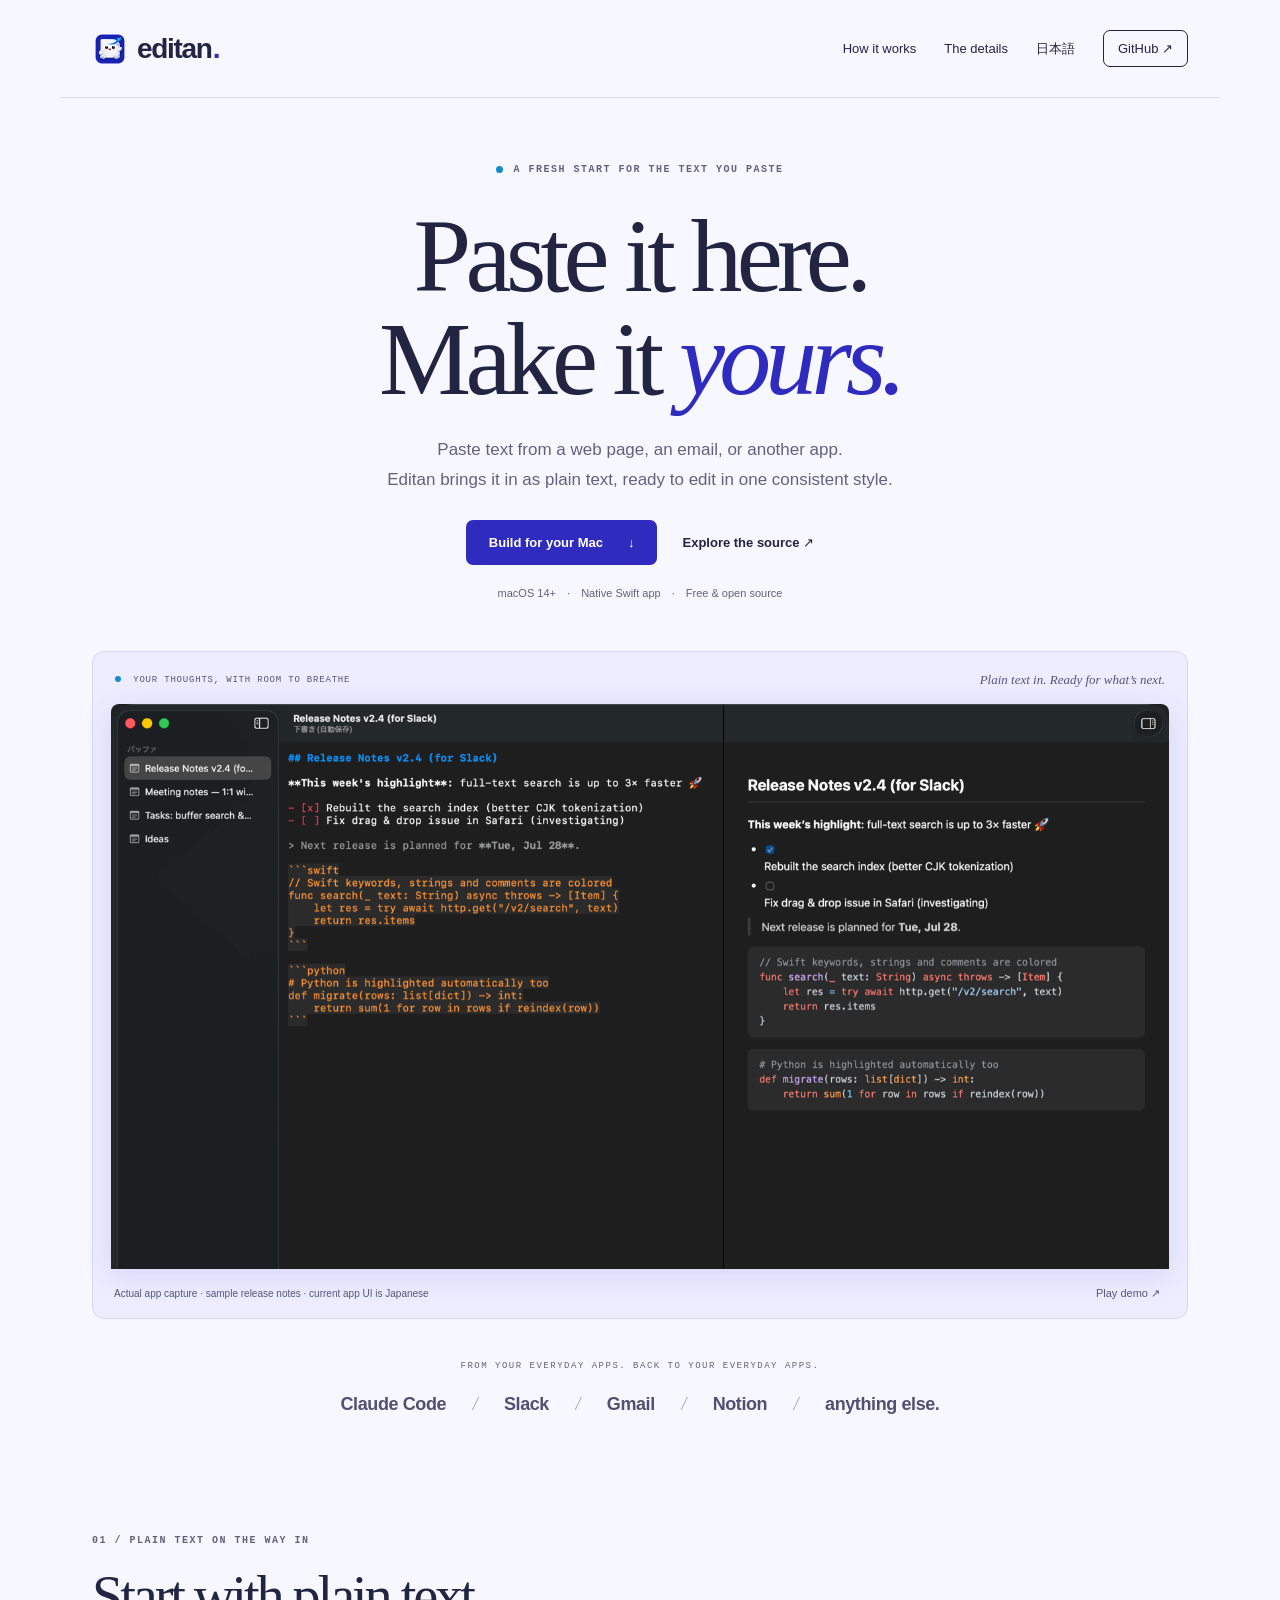
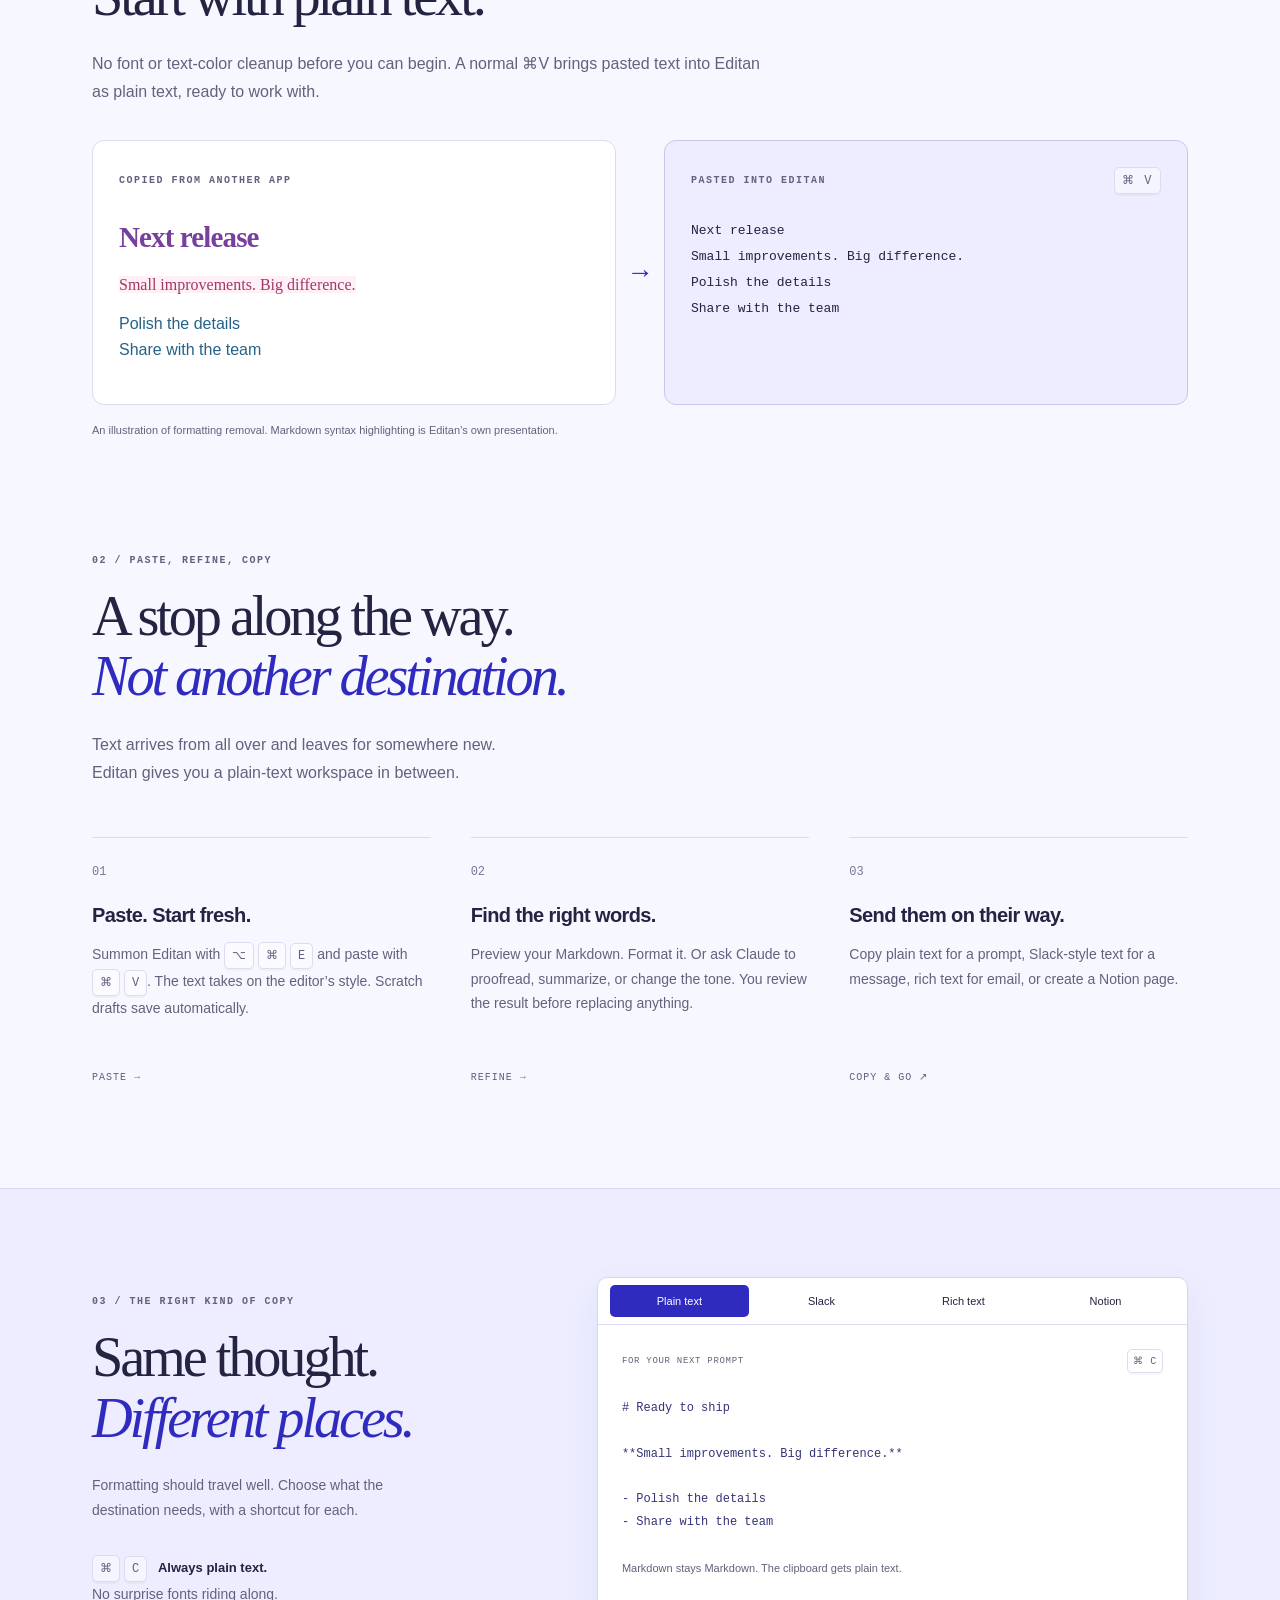
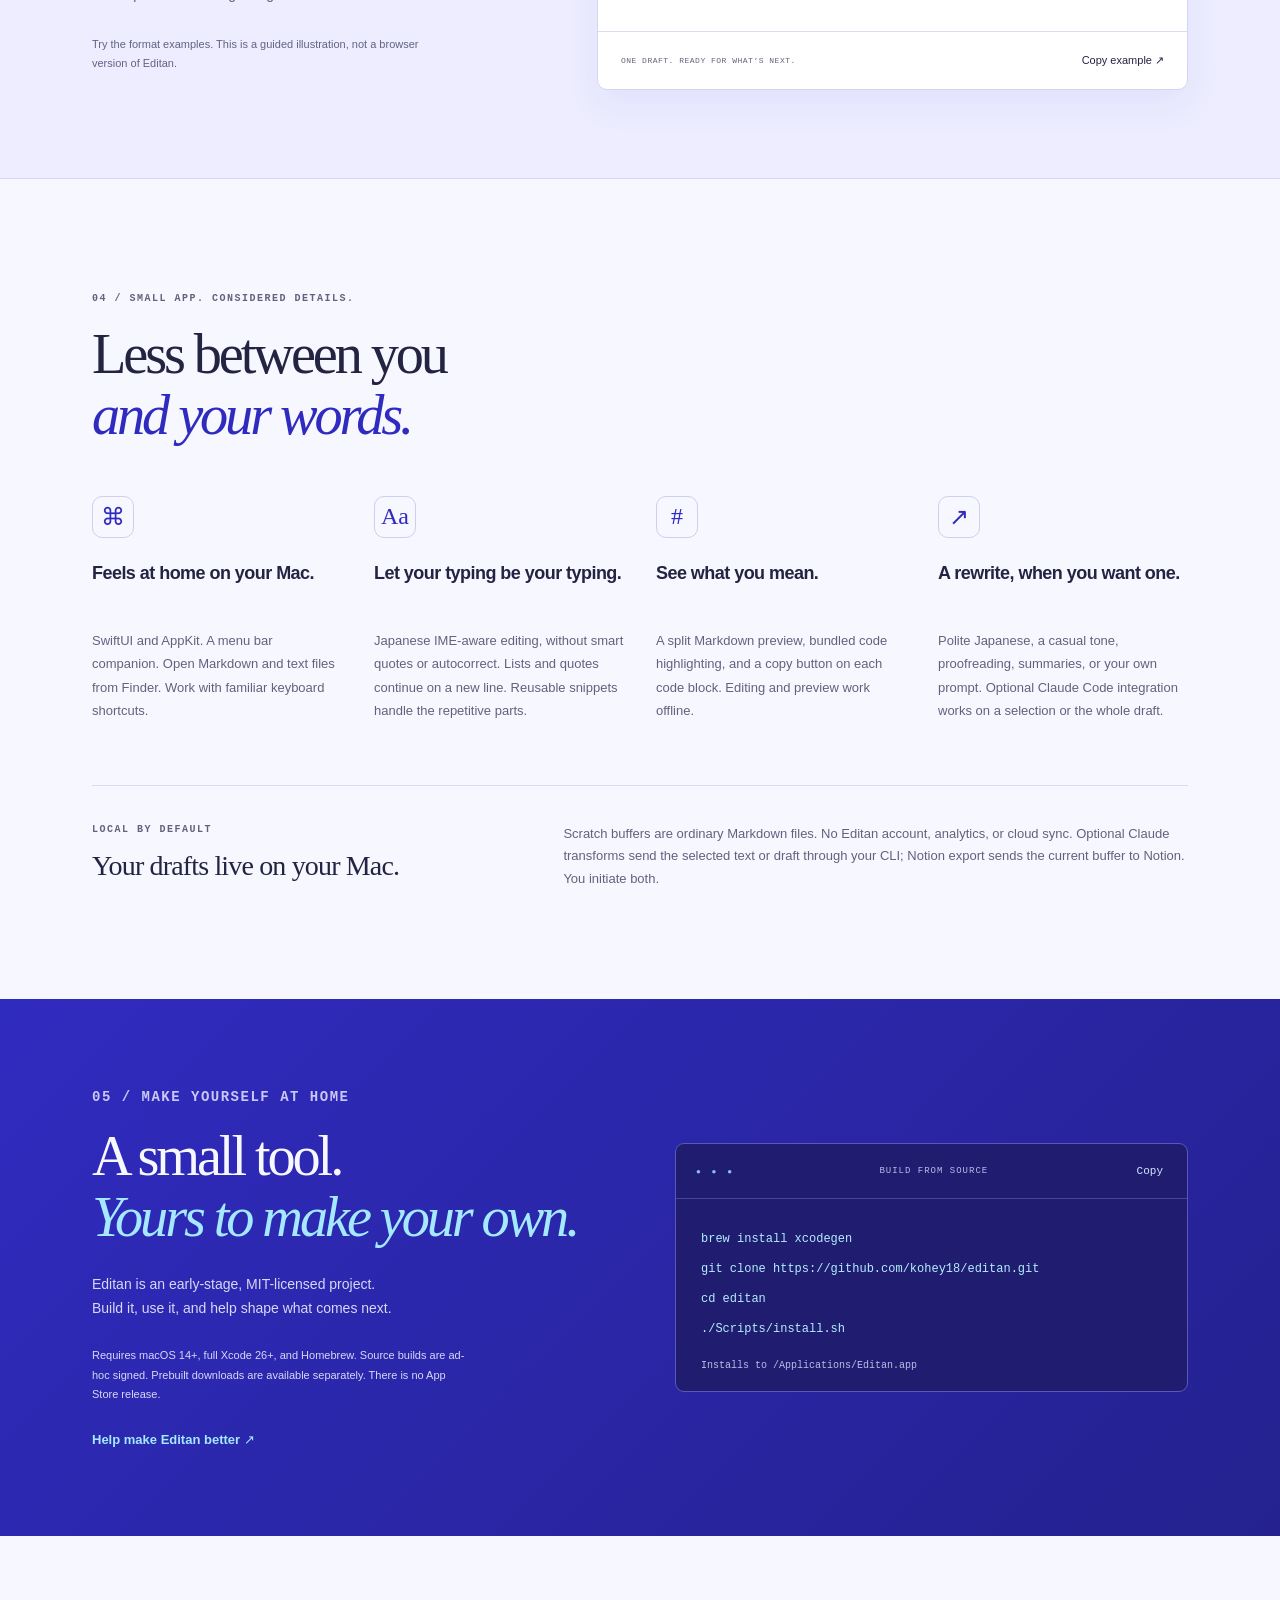
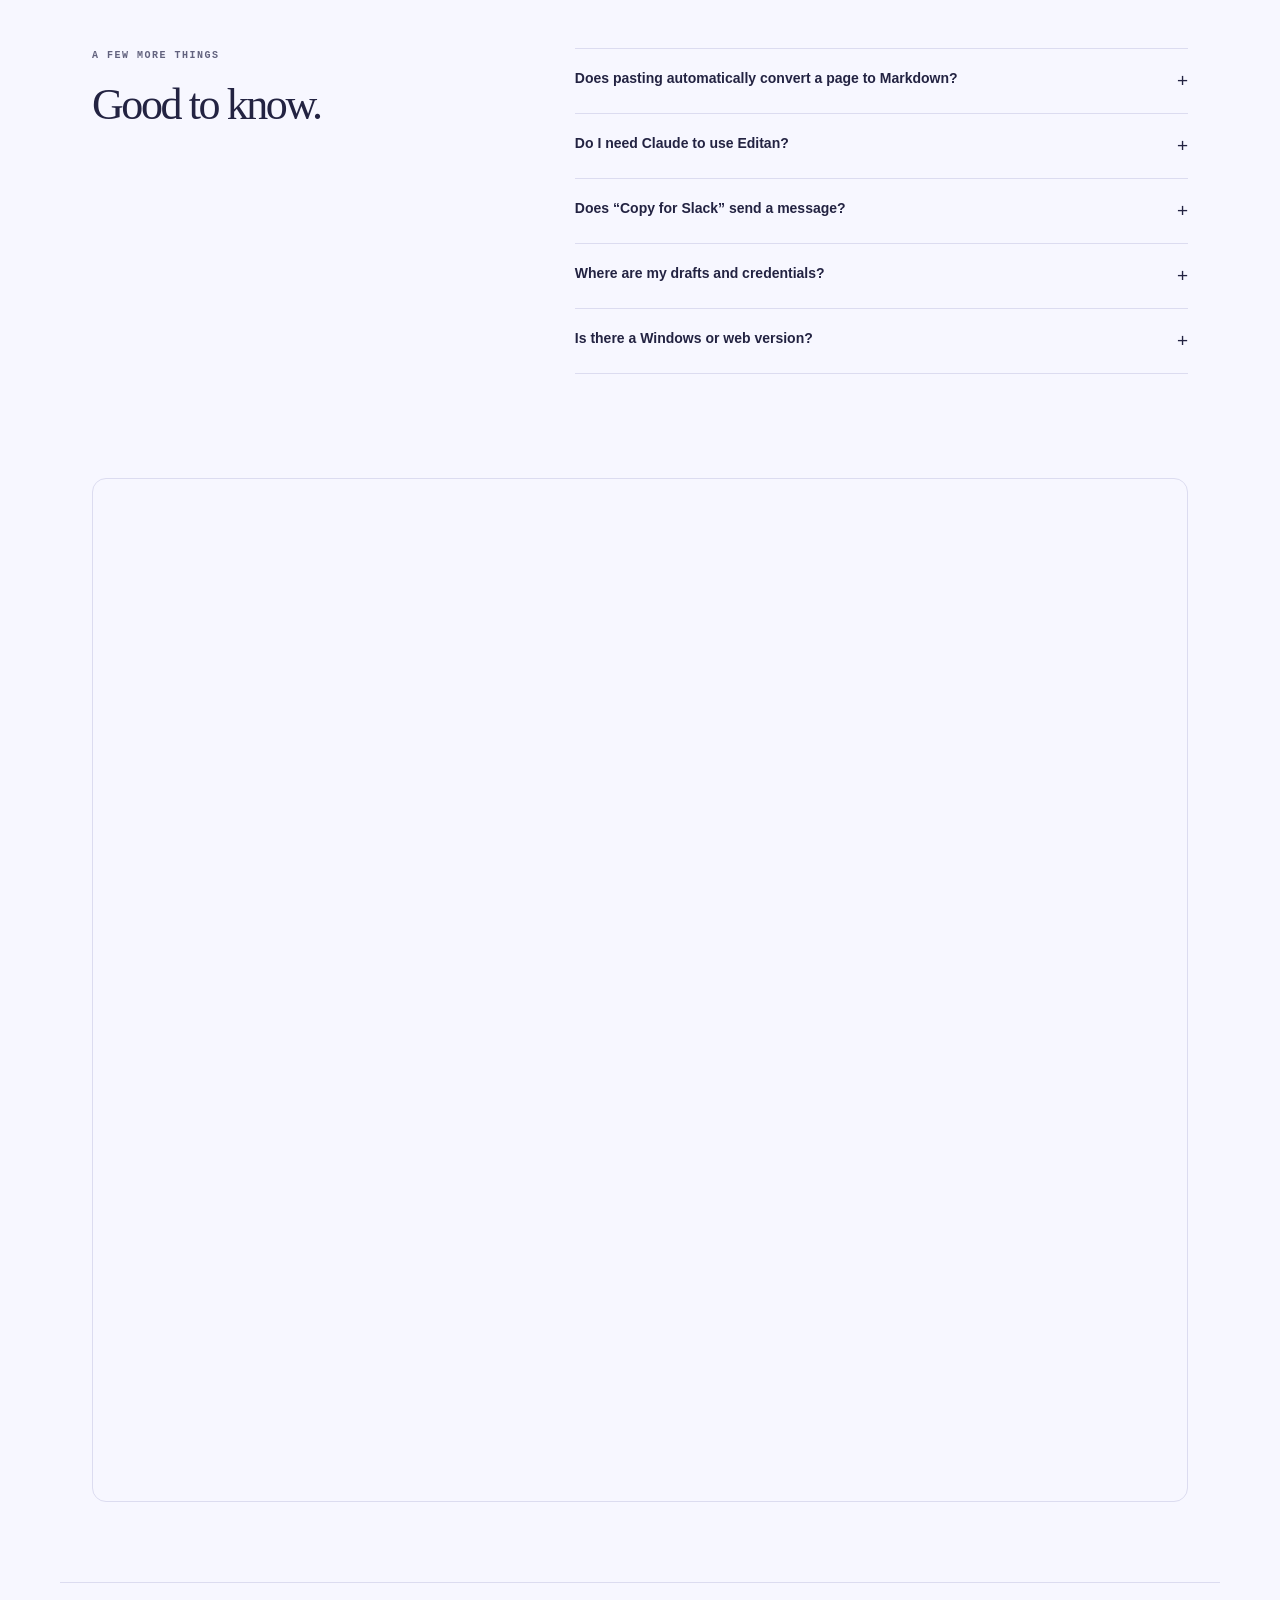
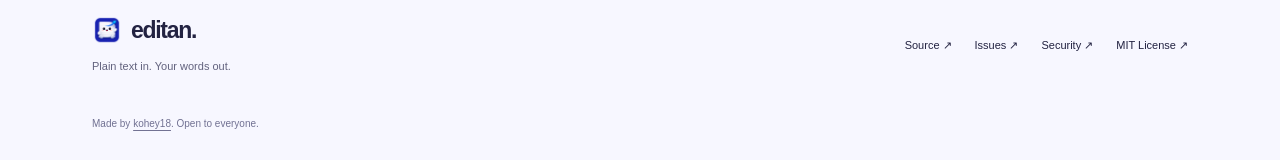
<file: docs/index.html>
<!doctype html>
<html lang="en">
<head>
  <meta charset="utf-8">
  <meta name="viewport" content="width=device-width, initial-scale=1">
  <meta name="theme-color" content="#f7f7ff">
  <meta name="description" content="Paste text from other apps into a clean, plain-text editor on your Mac. Refine it, preview Markdown, then copy in the format your next destination needs.">
  <meta http-equiv="Content-Security-Policy" content="default-src 'self'; script-src 'self'; style-src 'self'; img-src 'self'; connect-src 'none'; object-src 'none'; base-uri 'none'; form-action 'none'">
  <meta name="referrer" content="no-referrer">
  <title>Editan — Paste it here. Make it yours.</title>
  <link rel="canonical" href="https://kohey18.github.io/editan/">
  <link rel="alternate" hreflang="en" href="https://kohey18.github.io/editan/">
  <link rel="alternate" hreflang="ja" href="https://kohey18.github.io/editan/ja/">
  <link rel="alternate" hreflang="x-default" href="https://kohey18.github.io/editan/">
  <meta property="og:type" content="website">
  <meta property="og:title" content="Editan — Paste it here. Make it yours.">
  <meta property="og:description" content="Paste as plain text. Make the words your own. Copy in the format you need. A native, open-source macOS editor.">
  <meta property="og:url" content="https://kohey18.github.io/editan/">
  <meta property="og:image" content="https://kohey18.github.io/editan/assets/social.png">
  <meta property="og:image:width" content="1536">
  <meta property="og:image:height" content="1024">
  <meta property="og:image:alt" content="Editan — Paste it here. Make it yours. A paper sheet turns into a cyan paper arrow.">
  <meta name="twitter:card" content="summary_large_image">
  <meta name="twitter:image" content="https://kohey18.github.io/editan/assets/social.png">
  <link rel="icon" type="image/png" href="icon.png">
  <link rel="stylesheet" href="assets/site.css">
  <script src="assets/site.js" defer></script>
</head>
<body>
<a class="skip" href="#main">Skip to content</a>
<header class="site-header wrap">
  <a class="wordmark" href="./" aria-label="Editan home"><img src="icon.png" width="36" height="36" alt="">editan<span class="wordmark-dot">.</span></a>
  <nav aria-label="Main navigation">
    <a href="#workflow">How it works</a><a href="#details">The details</a>
    <a class="language" href="ja/" lang="ja" hreflang="ja">日本語</a>
    <a class="nav-github" href="https://github.com/kohey18/editan">GitHub <span aria-hidden="true">↗</span></a>
  </nav>
</header>
<main id="main">
  <section class="hero wrap" aria-labelledby="hero-title">
    <div class="eyebrow"><span class="status-dot" aria-hidden="true"></span> A FRESH START FOR THE TEXT YOU PASTE</div>
    <h1 id="hero-title">Paste it here.<br>Make it <em>yours.</em></h1>
    <p class="hero-copy">Paste text from a web page, an email, or another app.<br>Editan brings it in as plain text, ready to edit in one consistent style.</p>
    <div class="hero-actions"><a class="button primary" href="#install">Build for your Mac <span aria-hidden="true">↓</span></a><a class="text-link" href="https://github.com/kohey18/editan">Explore the source <span aria-hidden="true">↗</span></a></div>
    <p class="hero-meta">macOS 14+ <span>·</span> Native Swift app <span>·</span> Free &amp; open source</p>
    <figure class="product-shot">
      <div class="shot-label"><span><span class="small-dot" aria-hidden="true"></span> YOUR THOUGHTS, WITH ROOM TO BREATHE</span><span>Plain text in. Ready for what’s next.</span></div>
      <div class="screenshot-crop"><img id="editor-image" src="assets/editor.png" width="1600" height="1255" fetchpriority="high" alt="Editan on macOS: scratch buffers on the left, Markdown in the middle, and a live preview with highlighted code on the right."></div>
      <figcaption><span>Actual app capture · sample release notes · current app UI is Japanese</span><button class="replay" type="button" data-demo="demo.gif" data-still="assets/editor.png" aria-pressed="false" hidden>Play demo <span aria-hidden="true">↗</span></button></figcaption>
    </figure>
    <div class="destinations"><span>FROM YOUR EVERYDAY APPS. BACK TO YOUR EVERYDAY APPS.</span><p>Claude Code <i>/</i> Slack <i>/</i> Gmail <i>/</i> Notion <i>/</i> anything else.</p></div>
  </section>

  <section class="paste-section section wrap" aria-labelledby="paste-title">
    <div class="section-heading"><p class="eyebrow">01 / PLAIN TEXT ON THE WAY IN</p><h2 id="paste-title">Start with plain text.</h2><p>No font or text-color cleanup before you can begin. A normal ⌘V brings pasted text into Editan as plain text, ready to work with.</p></div>
    <div class="paste-comparison">
      <div class="paste-example"><p class="eyebrow">COPIED FROM ANOTHER APP</p><div class="source-example"><h3>Next release</h3><p>Small improvements. Big difference.</p><p>Polish the details<br>Share with the team</p></div></div>
      <span class="paste-arrow" aria-hidden="true">→</span>
      <div class="paste-example clean"><p class="eyebrow">PASTED INTO EDITAN <kbd>⌘ V</kbd></p><pre>Next release
Small improvements. Big difference.
Polish the details
Share with the team</pre></div>
    </div>
    <p class="paste-caption">An illustration of formatting removal. Markdown syntax highlighting is Editan’s own presentation.</p>
  </section>

  <section class="workflow section wrap" id="workflow" aria-labelledby="workflow-title">
    <div class="section-heading"><p class="eyebrow">02 / PASTE, REFINE, COPY</p><h2 id="workflow-title">A stop along the way.<br><em>Not another destination.</em></h2><p>Text arrives from all over and leaves for somewhere new.<br>Editan gives you a plain-text workspace in between.</p></div>
    <div class="steps">
      <article><span class="step-number">01</span><h3>Paste. Start fresh.</h3><p>Summon Editan with <kbd>⌥</kbd> <kbd>⌘</kbd> <kbd>E</kbd> and paste with <kbd>⌘</kbd> <kbd>V</kbd>. The text takes on the editor’s style. Scratch drafts save automatically.</p><span class="step-note">PASTE →</span></article>
      <article><span class="step-number">02</span><h3>Find the right words.</h3><p>Preview your Markdown. Format it. Or ask Claude to proofread, summarize, or change the tone. You review the result before replacing anything.</p><span class="step-note">REFINE →</span></article>
      <article><span class="step-number">03</span><h3>Send them on their way.</h3><p>Copy plain text for a prompt, Slack-style text for a message, rich text for email, or create a Notion page.</p><span class="step-note">COPY &amp; GO ↗</span></article>
    </div>
  </section>

  <section class="copy-section" aria-labelledby="copy-title">
    <div class="wrap copy-layout">
      <div><p class="eyebrow">03 / THE RIGHT KIND OF COPY</p><h2 id="copy-title">Same thought.<br><em>Different places.</em></h2><p>Formatting should travel well. Choose what the destination needs, with a shortcut for each.</p><p class="plain-promise"><kbd>⌘</kbd> <kbd>C</kbd> <strong>Always plain text.</strong><br>No surprise fonts riding along.</p><p class="example-note">Try the format examples. This is a guided illustration, not a browser version of Editan.</p></div>
      <div class="format-demo">
        <div class="format-tabs" role="tablist" aria-label="Copy format examples">
          <button type="button" role="tab" id="tab-plain" aria-controls="format-panel" aria-selected="true" tabindex="0" data-format="plain">Plain text</button>
          <button type="button" role="tab" id="tab-slack" aria-controls="format-panel" aria-selected="false" tabindex="-1" data-format="slack">Slack</button>
          <button type="button" role="tab" id="tab-rich" aria-controls="format-panel" aria-selected="false" tabindex="-1" data-format="rich">Rich text</button>
          <button type="button" role="tab" id="tab-notion" aria-controls="format-panel" aria-selected="false" tabindex="-1" data-format="notion">Notion</button>
        </div>
        <div id="format-panel" class="format-panel" role="tabpanel" aria-labelledby="tab-plain" tabindex="0">
          <div class="demo-context"><span id="format-destination">FOR YOUR NEXT PROMPT</span><kbd id="format-shortcut">⌘ C</kbd></div>
          <pre id="format-plain"># Ready to ship

**Small improvements. Big difference.**

- Polish the details
- Share with the team</pre>
          <div id="format-rich" class="rich-example" hidden><h3>Ready to ship</h3><p><strong>Small improvements. Big difference.</strong></p><ul><li>Polish the details</li><li>Share with the team</li></ul></div>
          <p id="format-note" class="format-note">Markdown stays Markdown. The clipboard gets plain text.</p>
        </div>
        <div class="demo-footer"><span>ONE DRAFT. READY FOR WHAT’S NEXT.</span><button id="copy-example" type="button" hidden>Copy example ↗</button><span id="copy-status" role="status" aria-live="polite"></span></div>
      </div>
    </div>
  </section>

  <section class="section wrap details-section" id="details" aria-labelledby="details-title">
    <div class="section-heading"><p class="eyebrow">04 / SMALL APP. CONSIDERED DETAILS.</p><h2 id="details-title">Less between you<br><em>and your words.</em></h2></div>
    <div class="detail-grid">
      <article><div class="feature-symbol" aria-hidden="true">⌘</div><h3>Feels at home on your Mac.</h3><p>SwiftUI and AppKit. A menu bar companion. Open Markdown and text files from Finder. Work with familiar keyboard shortcuts.</p></article>
      <article><div class="feature-symbol" aria-hidden="true">Aa</div><h3>Let your typing be your typing.</h3><p>Japanese IME-aware editing, without smart quotes or autocorrect. Lists and quotes continue on a new line. Reusable snippets handle the repetitive parts.</p></article>
      <article><div class="feature-symbol" aria-hidden="true">#</div><h3>See what you mean.</h3><p>A split Markdown preview, bundled code highlighting, and a copy button on each code block. Editing and preview work offline.</p></article>
      <article><div class="feature-symbol" aria-hidden="true">↗</div><h3>A rewrite, when you want one.</h3><p>Polite Japanese, a casual tone, proofreading, summaries, or your own prompt. Optional Claude Code integration works on a selection or the whole draft.</p></article>
    </div>
    <aside class="local-note"><div><span class="eyebrow">LOCAL BY DEFAULT</span><h3>Your drafts live on your Mac.</h3></div><p>Scratch buffers are ordinary Markdown files. No Editan account, analytics, or cloud sync. Optional Claude transforms send the selected text or draft through your CLI; Notion export sends the current buffer to Notion. You initiate both.</p></aside>
  </section>

  <section class="install-section" id="install" aria-labelledby="install-title">
    <div class="wrap install-layout">
      <div><p class="eyebrow">05 / MAKE YOURSELF AT HOME</p><h2 id="install-title">A small tool.<br><em>Yours to make your own.</em></h2><p>Editan is an early-stage, MIT-licensed project.<br>Build it, use it, and help shape what comes next.</p><p class="install-note">Requires macOS 14+, full Xcode 26+, and Homebrew. Source builds are ad-hoc signed. <a href="https://github.com/kohey18/editan-releases/releases">Prebuilt downloads</a> are available separately. There is no App Store release.</p><a class="text-link" href="https://github.com/kohey18/editan/blob/main/CONTRIBUTING.md">Help make Editan better ↗</a></div>
      <div class="terminal"><div class="terminal-bar"><span aria-hidden="true">● ● ●</span><span>BUILD FROM SOURCE</span><button id="copy-install" type="button" hidden>Copy</button></div><pre><code id="install-command">brew install xcodegen
git clone https://github.com/kohey18/editan.git
cd editan
./Scripts/install.sh</code></pre><p>Installs to /Applications/Editan.app</p><span id="install-status" role="status" aria-live="polite"></span></div>
    </div>
  </section>

  <section class="section wrap faq-section" aria-labelledby="faq-title">
    <div><p class="eyebrow">A FEW MORE THINGS</p><h2 id="faq-title">Good to know.</h2></div>
    <div class="faq-list">
      <details><summary>Does pasting automatically convert a page to Markdown?</summary><p>Pasting imports the text supplied by the source clipboard as plain text. It does not convert a web page’s visual formatting or layout into Markdown syntax. Existing Markdown characters remain editable as text.</p></details>
      <details><summary>Do I need Claude to use Editan?</summary><p>No. Drafting, Markdown preview, formatting, snippets, and clipboard features work without Claude. Only AI transforms require a recent Claude Code CLI with working authentication. Usage limits and billing follow your CLI configuration.</p></details>
      <details><summary>Does “Copy for Slack” send a message?</summary><p>No. It puts Slack-style text on your clipboard for you to paste. Rich-text copy works the same way. Notion export is different: it creates a page using the integration and parent page you configure in Settings.</p></details>
      <details><summary>Where are my drafts and credentials?</summary><p>Scratch drafts are plain Markdown under ~/Library/Application Support/Editan/Buffers/. They are not encrypted by Editan. Notion tokens use macOS Keychain. When a legacy token is migrated successfully, its old preference is removed.</p></details>
      <details><summary>Is there a Windows or web version?</summary><p>Not currently. Editan is a native macOS app, and its interface currently uses Japanese labels. This website is available in English and Japanese.</p></details>
    </div>
  </section>
  <figure class="brand-art wrap"><img src="assets/social.png" width="1536" height="1024" loading="lazy" decoding="async" alt="Editan — Paste it here. Make it yours. A paper sheet turns into a cyan paper arrow."></figure>
</main>
<footer class="wrap site-footer"><div><a class="wordmark" href="./"><img src="icon.png" width="30" height="30" alt="">editan.</a><p>Plain text in. Your words out.</p></div><div class="footer-links"><a href="https://github.com/kohey18/editan">Source ↗</a><a href="https://github.com/kohey18/editan/issues">Issues ↗</a><a href="https://github.com/kohey18/editan/blob/main/SECURITY.md">Security ↗</a><a href="https://github.com/kohey18/editan/blob/main/LICENSE">MIT License ↗</a></div><p class="footer-credit">Made by <a href="https://github.com/kohey18">kohey18</a>. Open to everyone.</p></footer>
</body>
</html>
</file>
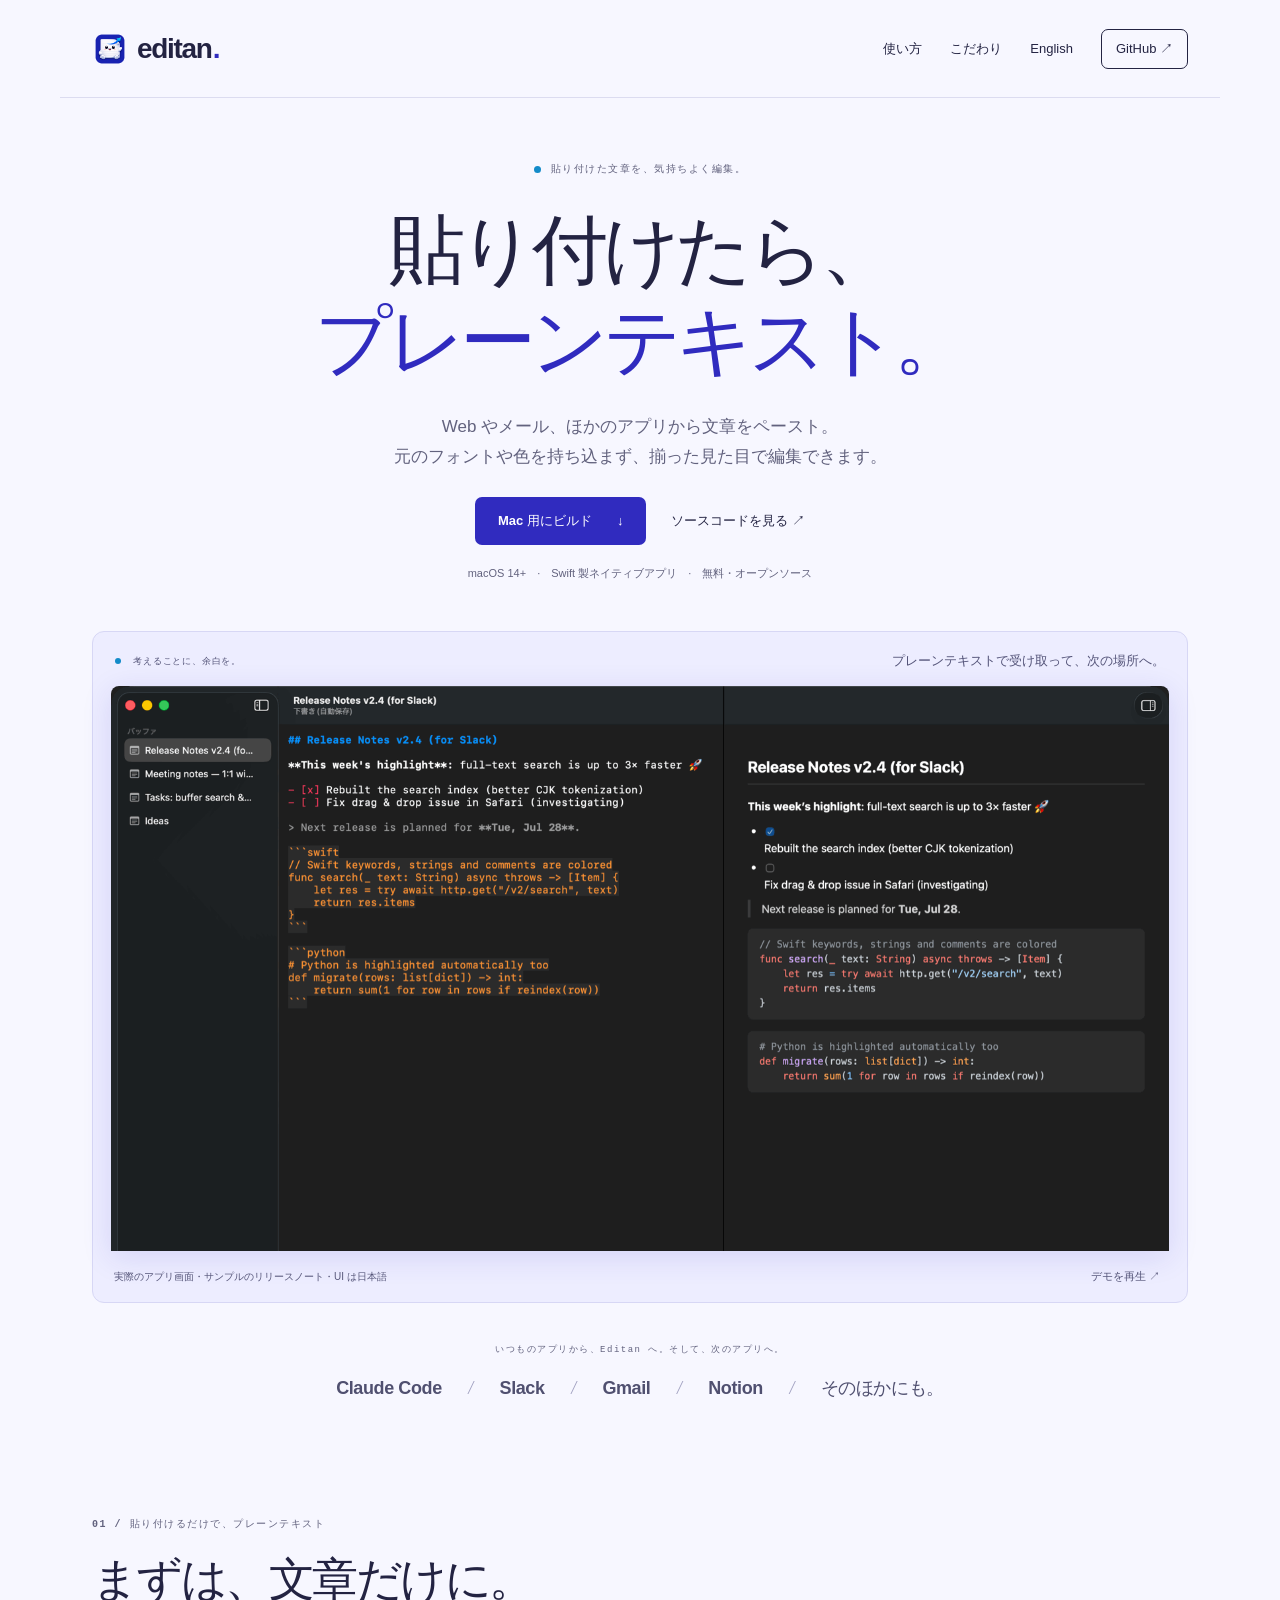
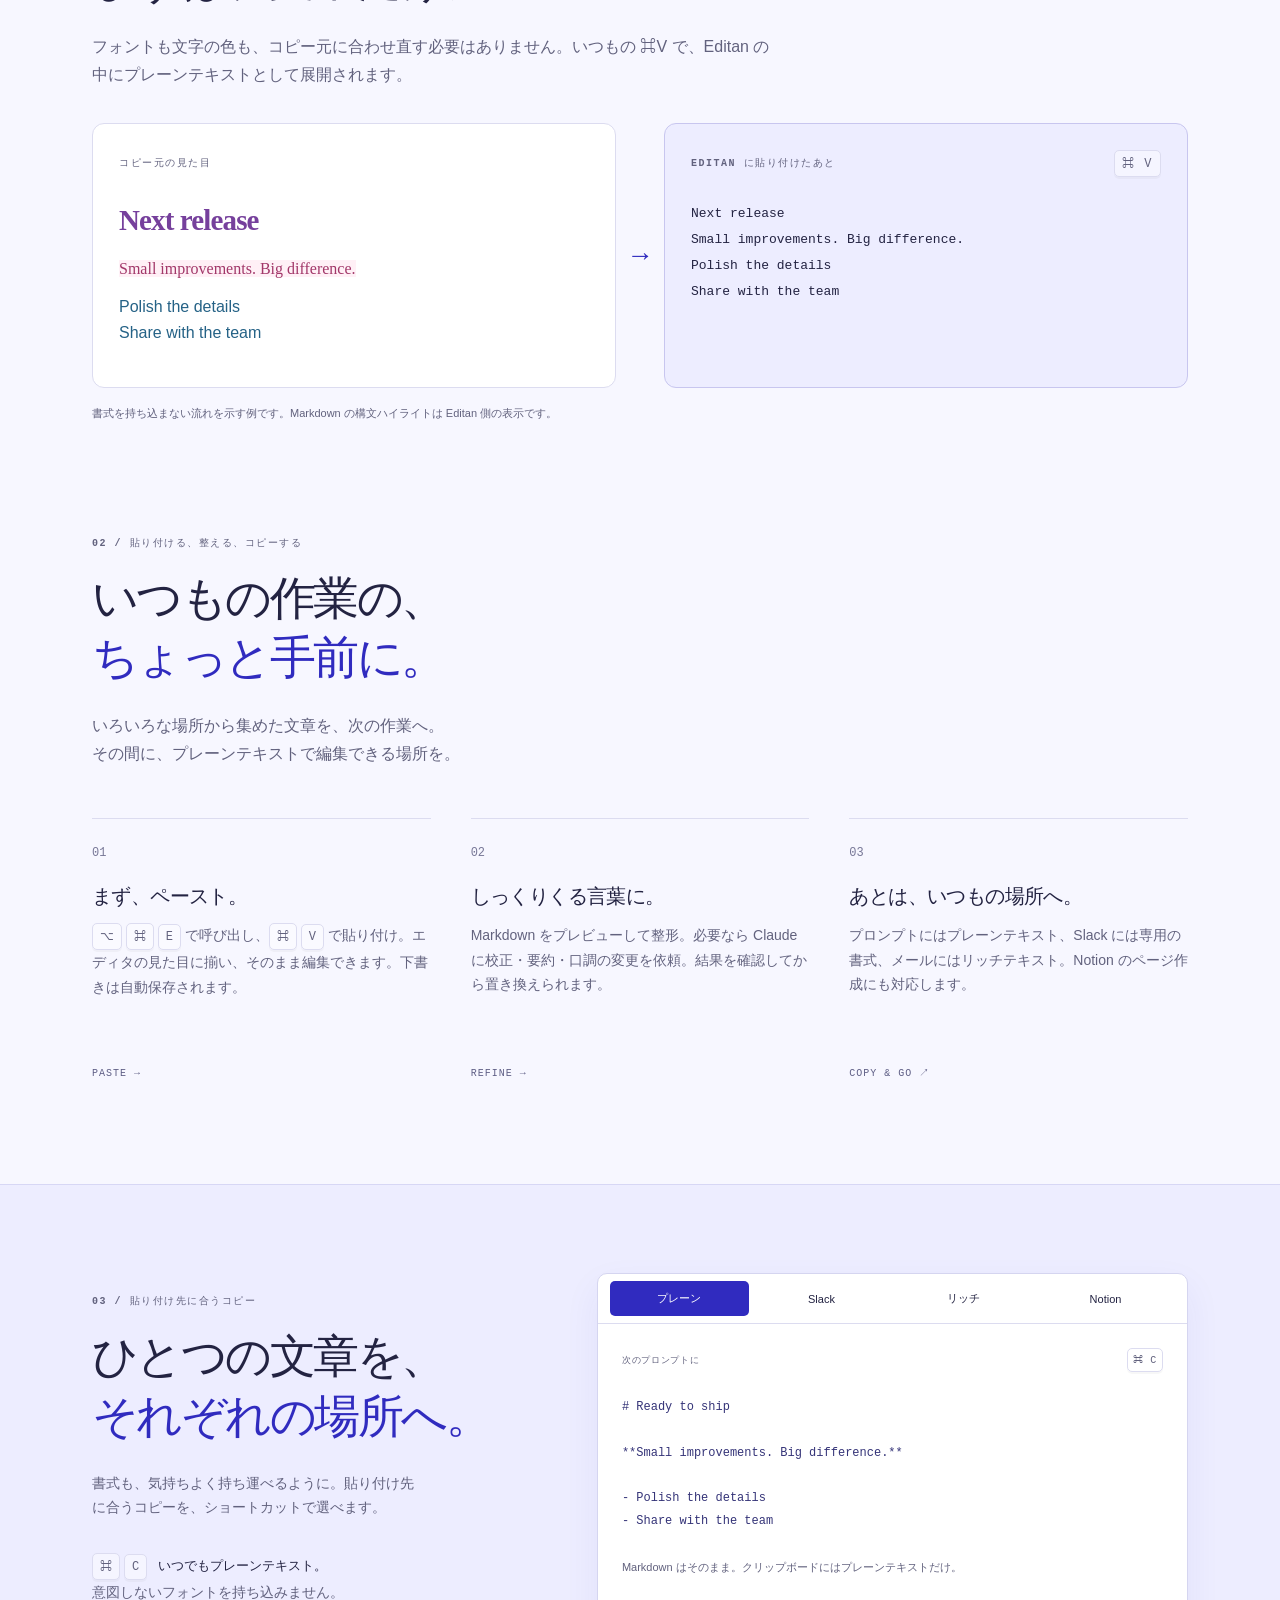
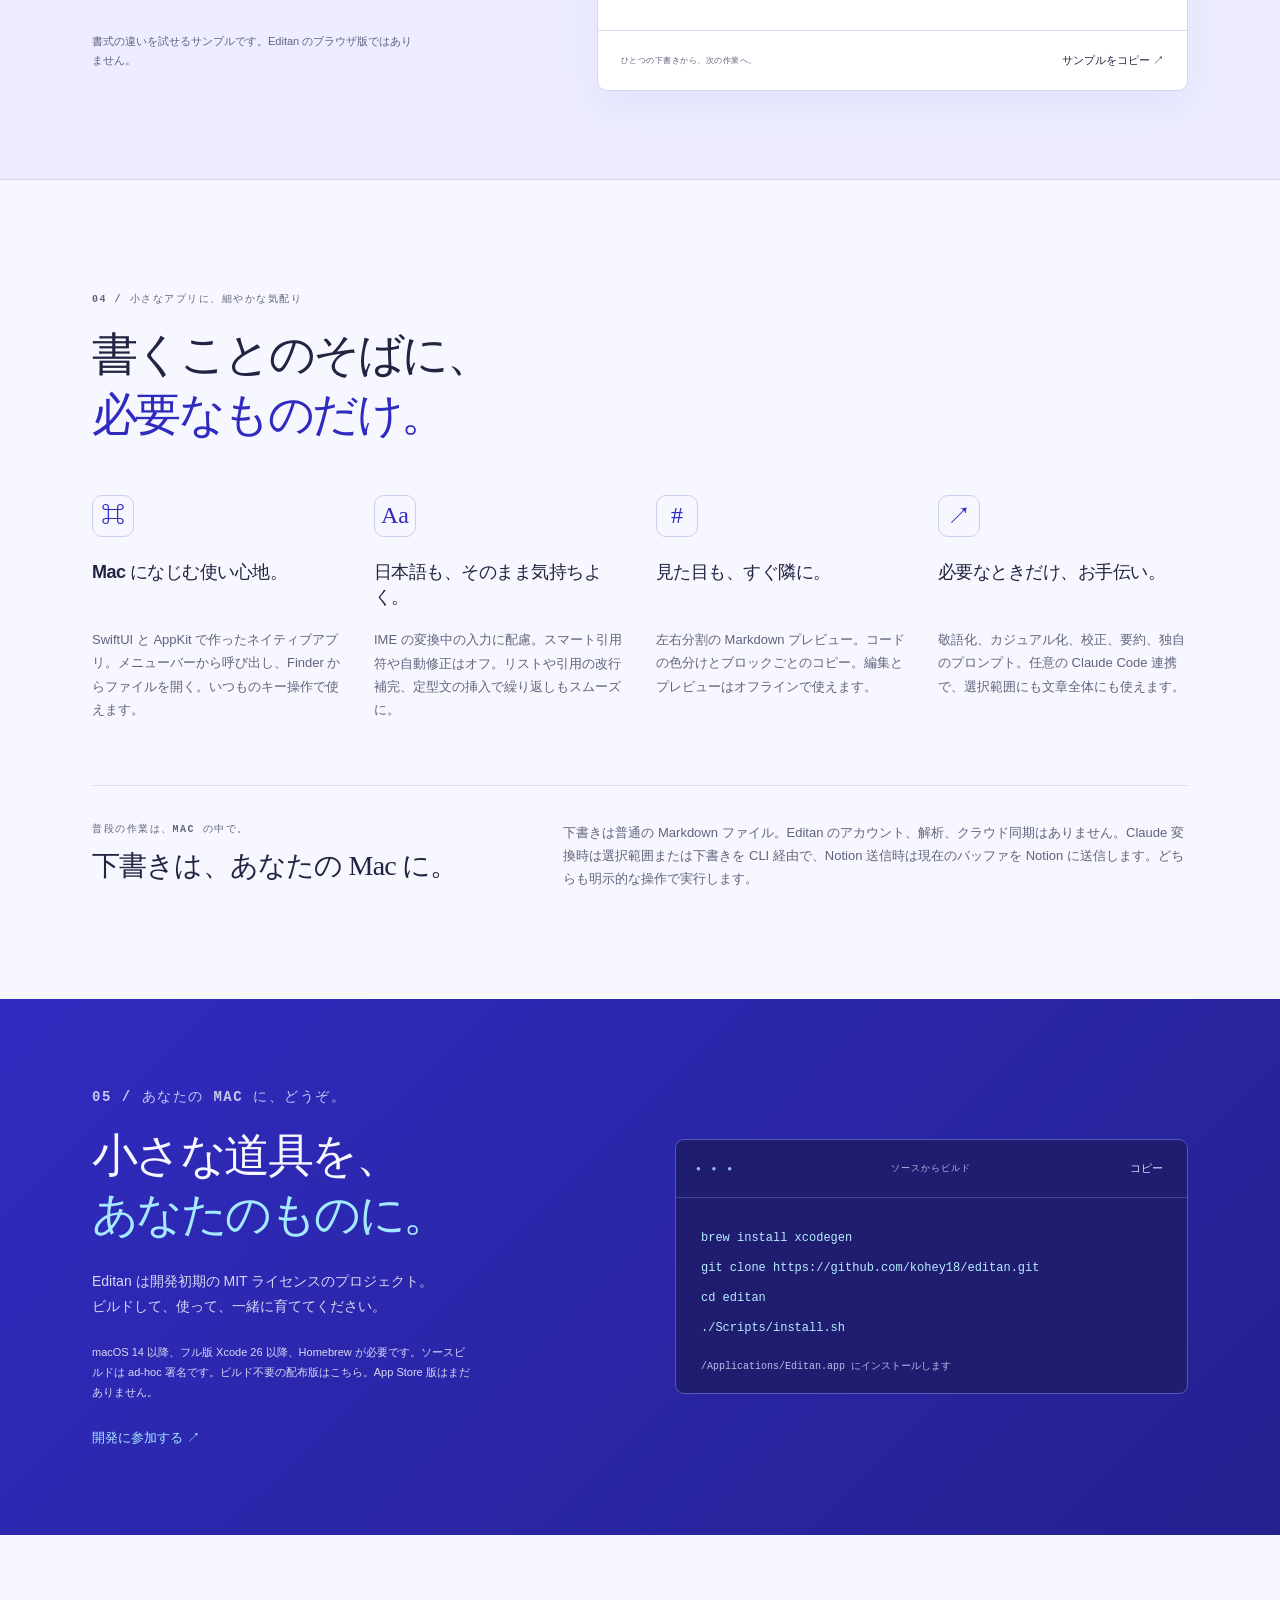
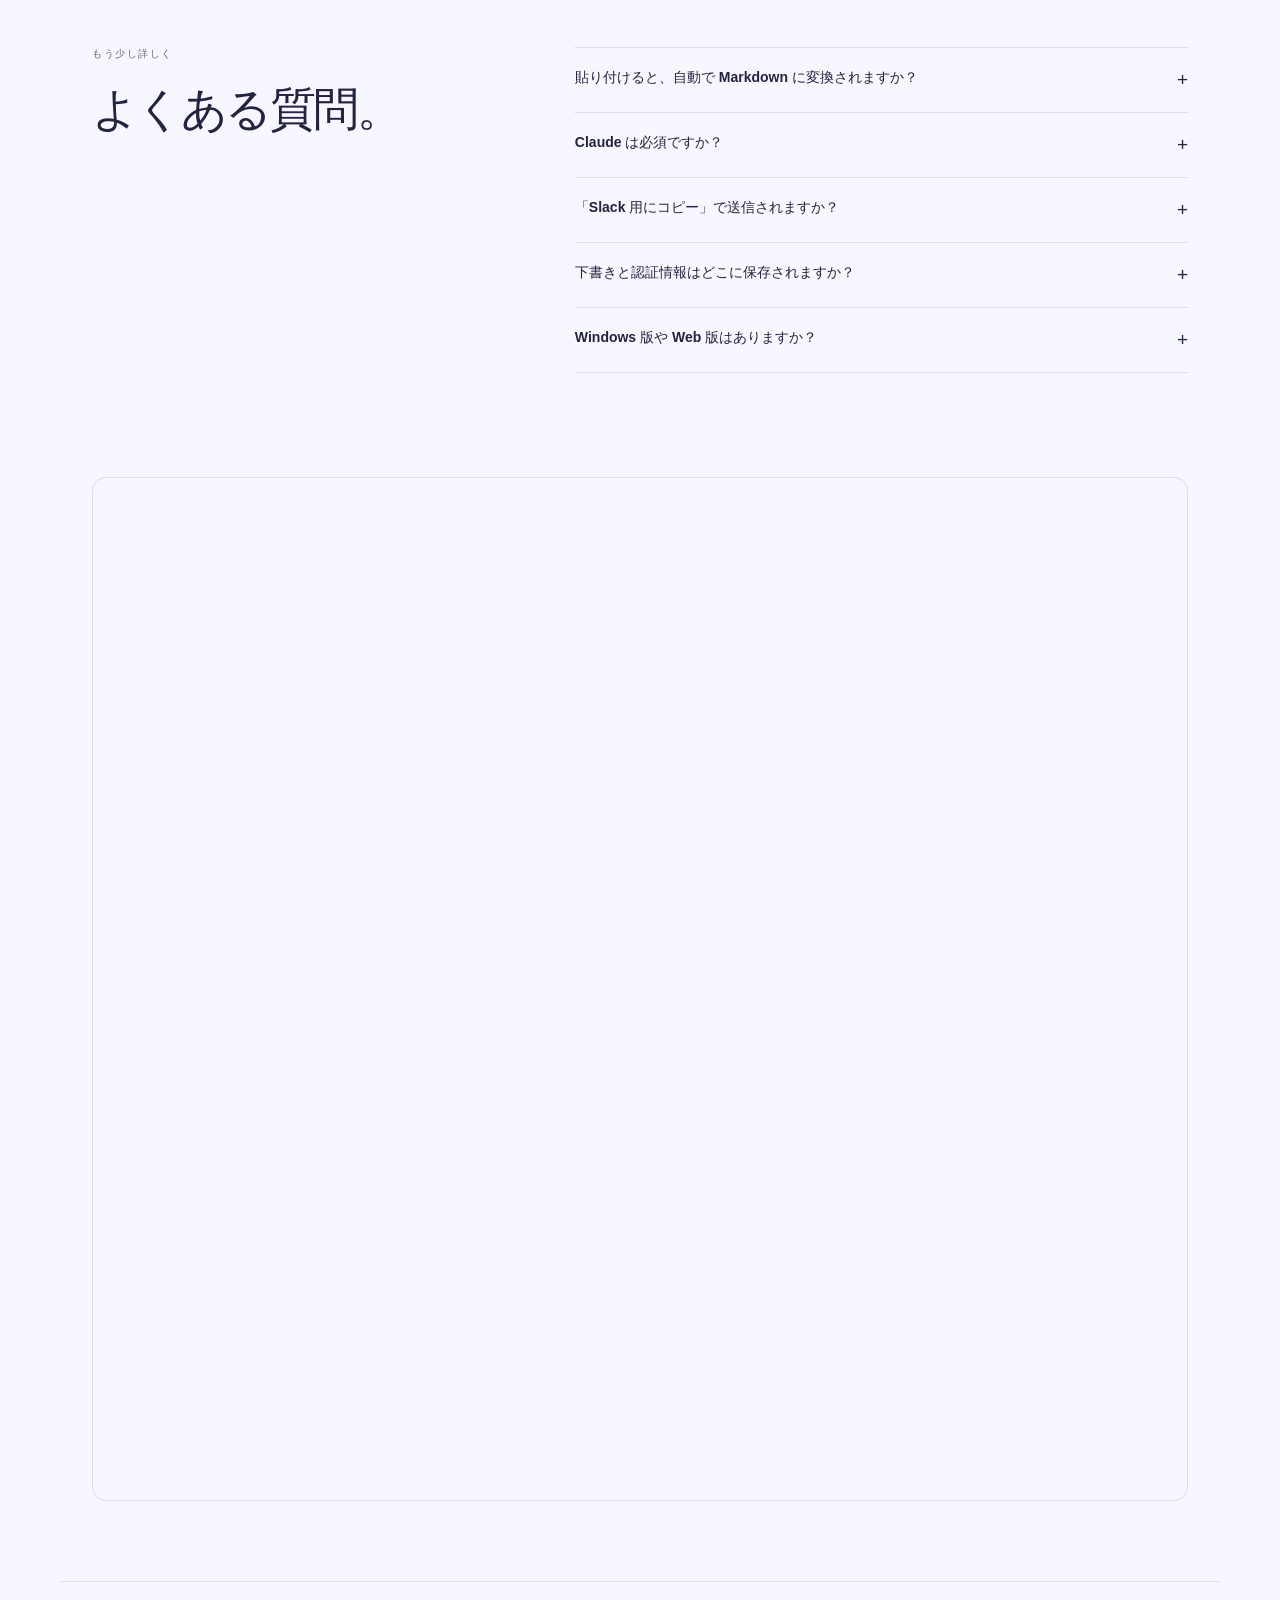
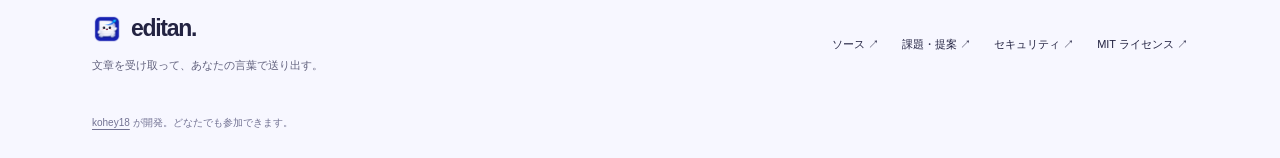
<file: docs/ja/index.html>
<!doctype html>
<html lang="ja">
<head>
  <meta charset="utf-8">
  <meta name="viewport" content="width=device-width, initial-scale=1">
  <meta name="theme-color" content="#f7f7ff">
  <meta name="description" content="Web やメールの文章を貼り付けると、プレーンテキストで編集できる Mac 専用エディタ。文章を整えて、次のアプリに合う書式でコピー。">
  <meta http-equiv="Content-Security-Policy" content="default-src 'self'; script-src 'self'; style-src 'self'; img-src 'self'; connect-src 'none'; object-src 'none'; base-uri 'none'; form-action 'none'">
  <meta name="referrer" content="no-referrer">
  <title>Editan — 貼り付けたら、プレーンテキスト。</title>
  <link rel="canonical" href="https://kohey18.github.io/editan/ja/">
  <link rel="alternate" hreflang="en" href="https://kohey18.github.io/editan/">
  <link rel="alternate" hreflang="ja" href="https://kohey18.github.io/editan/ja/">
  <link rel="alternate" hreflang="x-default" href="https://kohey18.github.io/editan/">
  <meta property="og:type" content="website">
  <meta property="og:title" content="Editan — 貼り付けたら、プレーンテキスト。">
  <meta property="og:description" content="貼り付けた文章をプレーンテキストで扱う。整えて、次のアプリへ。Mac 専用のオープンソースエディタ。">
  <meta property="og:url" content="https://kohey18.github.io/editan/ja/">
  <meta property="og:image" content="https://kohey18.github.io/editan/assets/social.png">
  <meta property="og:image:width" content="1536">
  <meta property="og:image:height" content="1024">
  <meta property="og:image:alt" content="Editan — Paste it here. Make it yours. A paper sheet turns into a cyan paper arrow.">
  <meta name="twitter:card" content="summary_large_image">
  <meta name="twitter:image" content="https://kohey18.github.io/editan/assets/social.png">
  <link rel="icon" type="image/png" href="../icon.png">
  <link rel="stylesheet" href="../assets/site.css">
  <script src="../assets/site.js" defer></script>
</head>
<body>
<a class="skip" href="#main">本文へスキップ</a>
<header class="site-header wrap">
  <a class="wordmark" href="./" aria-label="Editan ホーム"><img src="../icon.png" width="36" height="36" alt="">editan<span class="wordmark-dot">.</span></a>
  <nav aria-label="メインナビゲーション">
    <a href="#workflow">使い方</a><a href="#details">こだわり</a>
    <a class="language" href="../" lang="en" hreflang="en">English</a>
    <a class="nav-github" href="https://github.com/kohey18/editan">GitHub <span aria-hidden="true">↗</span></a>
  </nav>
</header>
<main id="main">
  <section class="hero wrap" aria-labelledby="hero-title">
    <div class="eyebrow"><span class="status-dot" aria-hidden="true"></span> 貼り付けた文章を、気持ちよく編集。</div>
    <h1 id="hero-title">貼り付けたら、<br><em>プレーンテキスト。</em></h1>
    <p class="hero-copy">Web やメール、ほかのアプリから文章をペースト。<br>元のフォントや色を持ち込まず、揃った見た目で編集できます。</p>
    <div class="hero-actions"><a class="button primary" href="#install">Mac 用にビルド <span aria-hidden="true">↓</span></a><a class="text-link" href="https://github.com/kohey18/editan">ソースコードを見る <span aria-hidden="true">↗</span></a></div>
    <p class="hero-meta">macOS 14+ <span>·</span> Swift 製ネイティブアプリ <span>·</span> 無料・オープンソース</p>
    <figure class="product-shot">
      <div class="shot-label"><span><span class="small-dot" aria-hidden="true"></span> 考えることに、余白を。</span><span>プレーンテキストで受け取って、次の場所へ。</span></div>
      <div class="screenshot-crop"><img id="editor-image" src="../assets/editor.png" width="1600" height="1255" fetchpriority="high" alt="macOS 上の Editan。左に下書き一覧、中央に Markdown エディタ、右にコードを色分けしたライブプレビュー。"></div>
      <figcaption><span>実際のアプリ画面・サンプルのリリースノート・UI は日本語</span><button class="replay" type="button" data-demo="../demo.gif" data-still="../assets/editor.png" aria-pressed="false" hidden>デモを再生 <span aria-hidden="true">↗</span></button></figcaption>
    </figure>
    <div class="destinations"><span>いつものアプリから、Editan へ。そして、次のアプリへ。</span><p>Claude Code <i>/</i> Slack <i>/</i> Gmail <i>/</i> Notion <i>/</i> そのほかにも。</p></div>
  </section>

  <section class="paste-section section wrap" aria-labelledby="paste-title">
    <div class="section-heading"><p class="eyebrow">01 / 貼り付けるだけで、プレーンテキスト</p><h2 id="paste-title">まずは、文章だけに。</h2><p>フォントも文字の色も、コピー元に合わせ直す必要はありません。いつもの ⌘V で、Editan の中にプレーンテキストとして展開されます。</p></div>
    <div class="paste-comparison">
      <div class="paste-example"><p class="eyebrow">コピー元の見た目</p><div class="source-example"><h3>Next release</h3><p>Small improvements. Big difference.</p><p>Polish the details<br>Share with the team</p></div></div>
      <span class="paste-arrow" aria-hidden="true">→</span>
      <div class="paste-example clean"><p class="eyebrow">Editan に貼り付けたあと <kbd>⌘ V</kbd></p><pre>Next release
Small improvements. Big difference.
Polish the details
Share with the team</pre></div>
    </div>
    <p class="paste-caption">書式を持ち込まない流れを示す例です。Markdown の構文ハイライトは Editan 側の表示です。</p>
  </section>

  <section class="workflow section wrap" id="workflow" aria-labelledby="workflow-title">
    <div class="section-heading"><p class="eyebrow">02 / 貼り付ける、整える、コピーする</p><h2 id="workflow-title">いつもの作業の、<br><em>ちょっと手前に。</em></h2><p>いろいろな場所から集めた文章を、次の作業へ。<br>その間に、プレーンテキストで編集できる場所を。</p></div>
    <div class="steps">
      <article><span class="step-number">01</span><h3>まず、ペースト。</h3><p><kbd>⌥</kbd> <kbd>⌘</kbd> <kbd>E</kbd> で呼び出し、<kbd>⌘</kbd> <kbd>V</kbd> で貼り付け。エディタの見た目に揃い、そのまま編集できます。下書きは自動保存されます。</p><span class="step-note">PASTE →</span></article>
      <article><span class="step-number">02</span><h3>しっくりくる言葉に。</h3><p>Markdown をプレビューして整形。必要なら Claude に校正・要約・口調の変更を依頼。結果を確認してから置き換えられます。</p><span class="step-note">REFINE →</span></article>
      <article><span class="step-number">03</span><h3>あとは、いつもの場所へ。</h3><p>プロンプトにはプレーンテキスト、Slack には専用の書式、メールにはリッチテキスト。Notion のページ作成にも対応します。</p><span class="step-note">COPY &amp; GO ↗</span></article>
    </div>
  </section>

  <section class="copy-section" aria-labelledby="copy-title">
    <div class="wrap copy-layout">
      <div><p class="eyebrow">03 / 貼り付け先に合うコピー</p><h2 id="copy-title">ひとつの文章を、<br><em>それぞれの場所へ。</em></h2><p>書式も、気持ちよく持ち運べるように。貼り付け先に合うコピーを、ショートカットで選べます。</p><p class="plain-promise"><kbd>⌘</kbd> <kbd>C</kbd> <strong>いつでもプレーンテキスト。</strong><br>意図しないフォントを持ち込みません。</p><p class="example-note">書式の違いを試せるサンプルです。Editan のブラウザ版ではありません。</p></div>
      <div class="format-demo">
        <div class="format-tabs" role="tablist" aria-label="コピー書式のサンプル">
          <button type="button" role="tab" id="tab-plain" aria-controls="format-panel" aria-selected="true" tabindex="0" data-format="plain">プレーン</button>
          <button type="button" role="tab" id="tab-slack" aria-controls="format-panel" aria-selected="false" tabindex="-1" data-format="slack">Slack</button>
          <button type="button" role="tab" id="tab-rich" aria-controls="format-panel" aria-selected="false" tabindex="-1" data-format="rich">リッチ</button>
          <button type="button" role="tab" id="tab-notion" aria-controls="format-panel" aria-selected="false" tabindex="-1" data-format="notion">Notion</button>
        </div>
        <div id="format-panel" class="format-panel" role="tabpanel" aria-labelledby="tab-plain" tabindex="0">
          <div class="demo-context"><span id="format-destination">次のプロンプトに</span><kbd id="format-shortcut">⌘ C</kbd></div>
          <pre id="format-plain"># Ready to ship

**Small improvements. Big difference.**

- Polish the details
- Share with the team</pre>
          <div id="format-rich" class="rich-example" hidden><h3>Ready to ship</h3><p><strong>Small improvements. Big difference.</strong></p><ul><li>Polish the details</li><li>Share with the team</li></ul></div>
          <p id="format-note" class="format-note">Markdown はそのまま。クリップボードにはプレーンテキストだけ。</p>
        </div>
        <div class="demo-footer"><span>ひとつの下書きから、次の作業へ。</span><button id="copy-example" type="button" hidden>サンプルをコピー ↗</button><span id="copy-status" role="status" aria-live="polite"></span></div>
      </div>
    </div>
  </section>

  <section class="section wrap details-section" id="details" aria-labelledby="details-title">
    <div class="section-heading"><p class="eyebrow">04 / 小さなアプリに、細やかな気配り</p><h2 id="details-title">書くことのそばに、<br><em>必要なものだけ。</em></h2></div>
    <div class="detail-grid">
      <article><div class="feature-symbol" aria-hidden="true">⌘</div><h3>Mac になじむ使い心地。</h3><p>SwiftUI と AppKit で作ったネイティブアプリ。メニューバーから呼び出し、Finder からファイルを開く。いつものキー操作で使えます。</p></article>
      <article><div class="feature-symbol" aria-hidden="true">Aa</div><h3>日本語も、そのまま気持ちよく。</h3><p>IME の変換中の入力に配慮。スマート引用符や自動修正はオフ。リストや引用の改行補完、定型文の挿入で繰り返しもスムーズに。</p></article>
      <article><div class="feature-symbol" aria-hidden="true">#</div><h3>見た目も、すぐ隣に。</h3><p>左右分割の Markdown プレビュー。コードの色分けとブロックごとのコピー。編集とプレビューはオフラインで使えます。</p></article>
      <article><div class="feature-symbol" aria-hidden="true">↗</div><h3>必要なときだけ、お手伝い。</h3><p>敬語化、カジュアル化、校正、要約、独自のプロンプト。任意の Claude Code 連携で、選択範囲にも文章全体にも使えます。</p></article>
    </div>
    <aside class="local-note"><div><span class="eyebrow">普段の作業は、Mac の中で。</span><h3>下書きは、あなたの Mac に。</h3></div><p>下書きは普通の Markdown ファイル。Editan のアカウント、解析、クラウド同期はありません。Claude 変換時は選択範囲または下書きを CLI 経由で、Notion 送信時は現在のバッファを Notion に送信します。どちらも明示的な操作で実行します。</p></aside>
  </section>

  <section class="install-section" id="install" aria-labelledby="install-title">
    <div class="wrap install-layout">
      <div><p class="eyebrow">05 / あなたの Mac に、どうぞ。</p><h2 id="install-title">小さな道具を、<br><em>あなたのものに。</em></h2><p>Editan は開発初期の MIT ライセンスのプロジェクト。<br>ビルドして、使って、一緒に育ててください。</p><p class="install-note">macOS 14 以降、フル版 Xcode 26 以降、Homebrew が必要です。ソースビルドは ad-hoc 署名です。ビルド不要の<a href="https://github.com/kohey18/editan-releases/releases">配布版はこちら</a>。App Store 版はまだありません。</p><a class="text-link" href="https://github.com/kohey18/editan/blob/main/CONTRIBUTING.md">開発に参加する ↗</a></div>
      <div class="terminal"><div class="terminal-bar"><span aria-hidden="true">● ● ●</span><span>ソースからビルド</span><button id="copy-install" type="button" hidden>コピー</button></div><pre><code id="install-command">brew install xcodegen
git clone https://github.com/kohey18/editan.git
cd editan
./Scripts/install.sh</code></pre><p>/Applications/Editan.app にインストールします</p><span id="install-status" role="status" aria-live="polite"></span></div>
    </div>
  </section>

  <section class="section wrap faq-section" aria-labelledby="faq-title">
    <div><p class="eyebrow">もう少し詳しく</p><h2 id="faq-title">よくある質問。</h2></div>
    <div class="faq-list">
      <details><summary>貼り付けると、自動で Markdown に変換されますか？</summary><p>貼り付けは、コピー元のテキストをプレーンテキストで取り込む操作です。Web ページの装飾やレイアウトを Markdown の記法に変換するものではありません。もともと含まれる Markdown の文字は、そのまま編集できます。</p></details>
      <details><summary>Claude は必須ですか？</summary><p>いいえ。下書き、Markdown プレビュー、整形、定型文、コピーは Claude なしで使えます。AI 変換のみ、認証済みの新しい Claude Code CLI が必要です。利用枠や課金は CLI の設定に従います。</p></details>
      <details><summary>「Slack 用にコピー」で送信されますか？</summary><p>送信はしません。Slack 向けのテキストをコピーして、ご自身で貼り付けます。リッチテキストのコピーも同様です。Notion 送信は、設定した連携と親ページを使って新しいページを作成します。</p></details>
      <details><summary>下書きと認証情報はどこに保存されますか？</summary><p>下書きは ~/Library/Application Support/Editan/Buffers/ 内の Markdown ファイルです。Editan による暗号化は行いません。Notion トークンは macOS Keychain に保存します。旧形式からの移行に成功すると、以前の設定値を削除します。</p></details>
      <details><summary>Windows 版や Web 版はありますか？</summary><p>現在は macOS 専用です。アプリの UI は日本語。このサイトは英語と日本語で利用できます。</p></details>
    </div>
  </section>
  <figure class="brand-art wrap"><img src="../assets/social.png" width="1536" height="1024" loading="lazy" decoding="async" alt="Editan — Paste it here. Make it yours. 水色の矢印へと変わる紙のイラスト。"></figure>
</main>
<footer class="wrap site-footer"><div><a class="wordmark" href="./"><img src="../icon.png" width="30" height="30" alt="">editan.</a><p>文章を受け取って、あなたの言葉で送り出す。</p></div><div class="footer-links"><a href="https://github.com/kohey18/editan">ソース ↗</a><a href="https://github.com/kohey18/editan/issues">課題・提案 ↗</a><a href="https://github.com/kohey18/editan/blob/main/SECURITY.md">セキュリティ ↗</a><a href="https://github.com/kohey18/editan/blob/main/LICENSE">MIT ライセンス ↗</a></div><p class="footer-credit"><a href="https://github.com/kohey18">kohey18</a> が開発。どなたでも参加できます。</p></footer>
</body>
</html>
</file>
<file: docs/assets/site.css>
:root{--paper:#f7f7ff;--ink:#232342;--muted:#62627e;--line:#dcdcf0;--accent:#302bbf;--sky:#a4e9ff;--white:#ffffff;--mono:ui-monospace,SFMono-Regular,Menlo,monospace;--serif:Georgia,'Times New Roman','Yu Mincho',serif;font-family:-apple-system,BlinkMacSystemFont,'Segoe UI','Hiragino Kaku Gothic ProN','Yu Gothic',sans-serif;color:var(--ink);background:var(--paper);font-synthesis:none}
*{box-sizing:border-box}html{scroll-behavior:smooth;scroll-padding-top:30px}body{margin:0}a{color:inherit;text-decoration:none}button{font:inherit;color:inherit;cursor:pointer}button:disabled{cursor:default;opacity:.65}button[hidden],[hidden]{display:none!important}button,a,summary{-webkit-tap-highlight-color:transparent}a:focus-visible,button:focus-visible,summary:focus-visible,[tabindex]:focus-visible{outline:3px solid #137cbd;outline-offset:5px}p{font-size:16px;line-height:1.75;color:var(--muted)}img{max-width:100%;display:block}h1,h2,h3,p,figure{margin-top:0}h1,h2{font-family:var(--serif);font-weight:400;letter-spacing:-.055em}h1 em,h2 em{font-weight:400;color:var(--accent)}h3{font-size:20px;letter-spacing:-.03em;line-height:1.35}kbd{display:inline-block;white-space:nowrap;font:12px var(--mono);padding:5px 7px;border:1px solid var(--line);border-radius:5px;box-shadow:0 2px 0 #00000008;background:#ffffff70}pre{font-family:var(--mono);white-space:pre-wrap;overflow-wrap:anywhere}::selection{background:var(--sky)}.wrap{max-width:1160px;margin-inline:auto;padding-inline:32px}.skip{position:absolute;left:16px;top:-100px;z-index:10;padding:14px;background:var(--sky)}.skip:focus{top:16px}.site-header{display:flex;justify-content:space-between;align-items:center;min-height:98px;border-bottom:1px solid var(--line)}.wordmark{display:inline-flex;align-items:center;gap:9px;font-size:28px;font-weight:750;letter-spacing:-1.3px}.wordmark-dot{color:var(--accent);margin-left:-8px}.site-header nav{display:flex;align-items:center;gap:28px;font-size:13px;font-weight:500}.site-header nav a:hover,.footer-links a:hover,.text-link:hover{text-decoration:underline;text-underline-offset:5px}.nav-github{border:1px solid var(--ink);border-radius:7px;padding:10px 14px}.hero{padding-top:64px;text-align:center}.eyebrow{font:10px/1.5 var(--mono);font-weight:550;letter-spacing:1.5px;color:var(--muted);text-transform:uppercase}.hero .eyebrow{display:flex;align-items:center;justify-content:center;gap:10px}.status-dot,.small-dot{display:inline-block;width:7px;height:7px;background:#138bc9;border-radius:50%}.hero h1{font-size:clamp(64px,8.1vw,108px);line-height:.99;margin:28px 0 25px}.hero-copy{font-size:17px;line-height:1.75;margin-bottom:25px}.hero-actions{display:flex;justify-content:center;align-items:center;gap:25px}.button{display:inline-flex;align-items:center;justify-content:center;gap:25px;padding:15px 23px;border-radius:7px;font-size:13px;font-weight:600;transition:background .15s,transform .15s}.primary{background:var(--accent);color:white}.primary:hover{background:#242199;transform:translateY(-2px)}.text-link{font-size:13px;font-weight:600}.hero-meta{font-size:11px;margin:19px 0 48px}.hero-meta span{padding:0 8px}.product-shot{margin:0;background:#ededff;padding:18px 18px 0;border:1px solid #d7d7f5;border-radius:12px}.shot-label{display:flex;align-items:center;justify-content:space-between;font:9px var(--mono);letter-spacing:.8px;margin:2px 4px 16px;color:#545479}.shot-label .small-dot{margin-right:6px;width:6px;height:6px}.shot-label>span:last-child{font-family:var(--serif);font-size:13px;letter-spacing:0;font-style:italic}.screenshot-crop{max-height:565px;overflow:hidden;border-radius:8px 8px 0 0;box-shadow:0 6px 30px #302bbf20;background:#202020}.screenshot-crop img{width:100%;height:auto}.product-shot figcaption{display:flex;justify-content:space-between;align-items:center;gap:12px;padding:12px 3px;font-size:10px;text-align:left;color:#555579}.replay{border:0;background:transparent;font-size:11px;flex-shrink:0;padding:6px}.destinations{padding:35px 0 0}.destinations>span{font:9px var(--mono);letter-spacing:1.5px;color:var(--muted)}.destinations p{margin:17px 0 0;font-size:18px;color:#505070;font-weight:550;letter-spacing:-.4px}.destinations i{font-weight:400;font-family:var(--serif);padding:0 22px;color:#a0a0c0}.section{padding-top:112px;padding-bottom:104px}.section-heading h2,h2{font-size:clamp(38px,4.4vw,58px);line-height:1.08;margin:18px 0 24px}.section-heading>p:last-child{font-size:16px}.steps{display:grid;grid-template-columns:repeat(3,1fr);gap:40px;margin-top:50px}.steps article{border-top:1px solid var(--line);padding-top:23px}.step-number{font:12px var(--mono);color:#777797}.steps h3{margin:23px 0 13px}.steps p{font-size:14px;min-height:110px}.step-note{font:10px var(--mono);letter-spacing:1px;color:#5e5e85}.copy-section{background:#ededff;border-block:1px solid #d7d7f5;padding:88px 0}.copy-layout{display:grid;grid-template-columns:.85fr 1.15fr;align-items:center;gap:68px}.copy-layout>div>p{font-size:14px;max-width:330px}.copy-layout .eyebrow{font-size:10px}.plain-promise{margin-top:33px}.plain-promise strong{font-size:13px;margin-left:7px;color:var(--ink)}.copy-layout .example-note{font-size:11px;margin:28px 0 0;color:#626285}.format-demo{background:var(--white);border:1px solid #d5d5f0;box-shadow:0 14px 36px #302bbf10;border-radius:10px;overflow:hidden}.format-tabs{display:flex;border-bottom:1px solid var(--line);padding:7px 12px;gap:3px;flex-wrap:wrap}.format-tabs button{flex:1;border:0;background:none;border-radius:5px;padding:10px 8px;font-size:11px;white-space:nowrap}.format-tabs button[aria-selected=true]{background:var(--accent);color:white}.format-tabs button:hover:not([aria-selected=true]){background:#e8efff}.format-panel{min-height:306px;padding:24px}.demo-context{display:flex;align-items:center;justify-content:space-between;gap:12px;margin-bottom:24px;font:9px var(--mono);letter-spacing:.7px;color:var(--muted)}.demo-context kbd{font-size:10px;padding:5px}.format-panel pre{font-size:12px;line-height:1.9;margin:0 0 25px;min-height:137px;color:#353478}.rich-example{min-height:162px;font-size:13px}.rich-example h3{font-size:25px;margin-bottom:20px}.rich-example p{font-size:13px}.rich-example ul{padding-left:20px;line-height:1.9}.format-note{font-size:11px;margin:0;line-height:1.65}.demo-footer{border-top:1px solid var(--line);padding:17px 23px;display:flex;justify-content:space-between;align-items:center;gap:10px;flex-wrap:wrap}.demo-footer>span:first-child{font:8px var(--mono);letter-spacing:.5px;color:var(--muted)}.demo-footer button{border:0;background:transparent;font-size:11px;padding:5px 0}.demo-footer [role=status]{font-size:11px;width:100%;color:#3e4090}.demo-footer [role=status]:empty{display:none}.detail-grid{display:grid;grid-template-columns:repeat(4,1fr);gap:32px;margin-top:50px}.feature-symbol{display:flex;align-items:center;justify-content:center;width:42px;height:42px;font-size:24px;font-family:var(--serif);color:var(--accent);border:1px solid #ceceef;border-radius:10px;margin-bottom:23px}.detail-grid h3{font-size:18px;line-height:1.4;min-height:50px}.detail-grid p{font-size:13px;line-height:1.8}.local-note{display:grid;grid-template-columns:1fr 1.5fr;gap:55px;padding:32px 0 0;border-top:1px solid var(--line);margin-top:50px;align-items:center}.local-note h3{font-family:var(--serif);font-weight:400;font-size:28px;margin:10px 0}.local-note p{font-size:13px;margin:0}.install-section{padding:88px 0;background:linear-gradient(135deg,#302bbf,#24218f);color:var(--paper)}.install-layout{display:grid;grid-template-columns:1fr 1fr;gap:70px;align-items:center}.install-section .eyebrow{color:#c9c8f5}.install-section h2 em{color:var(--sky)}.install-section p{color:#d8d8f5;font-size:14px}.install-section .install-note{font-size:11px;max-width:380px;line-height:1.8;margin:25px 0}.install-section .text-link{color:var(--sky)}.terminal{border:1px solid #5a57bb;background:#201d70;border-radius:9px;overflow:hidden;min-width:0}.terminal-bar{display:flex;justify-content:space-between;align-items:center;border-bottom:1px solid #47449b;padding:17px 20px;font:9px var(--mono);letter-spacing:1px;color:#b8b9eb}.terminal-bar>span:first-child{font-size:8px;letter-spacing:3px;color:#91bdf0}.terminal-bar button{border:0;background:none;font-size:11px;color:#d2e6ff;padding:4px}.terminal pre{padding:25px 25px 16px;font-size:12px;line-height:2.5;margin:0;color:#b4edff}.terminal p{font:10px var(--mono);padding:0 25px 20px;margin:0;color:#b9bde9}.terminal [role=status]{display:block;font-size:11px;padding:0 25px 15px;color:var(--sky)}.terminal [role=status]:empty{display:none}.faq-section{display:grid;grid-template-columns:1fr 1.45fr;gap:60px}.faq-section h2{font-size:44px}.faq-list{border-top:1px solid var(--line)}details{border-bottom:1px solid var(--line);padding:21px 0}summary{cursor:pointer;font-size:14px;font-weight:550;list-style:none;display:flex;justify-content:space-between;gap:20px}summary::-webkit-details-marker{display:none}summary::after{content:'+';font-size:19px;font-weight:400}details[open] summary::after{content:'−'}details p{font-size:13px;margin:17px 22px 0 0;overflow-wrap:anywhere}.site-footer{border-top:1px solid var(--line);display:flex;justify-content:space-between;flex-wrap:wrap;align-items:center;gap:24px;padding-top:32px;padding-bottom:28px}.site-footer .wordmark{font-size:23px}.site-footer p{font-size:11px;margin:8px 0 0}.footer-links{display:flex;gap:23px;font-size:11px}.site-footer .footer-credit{width:100%;font-size:10px;color:#727293;margin-top:15px}.footer-credit a{text-decoration:underline;text-underline-offset:3px}
html[lang=ja] h1{font-size:clamp(30px,6vw,76px);line-height:1.2;letter-spacing:-.07em}html[lang=ja] h2{font-size:clamp(32px,3.6vw,46px);line-height:1.3}html[lang=ja] h1 em,html[lang=ja] h2 em{font-style:normal}html[lang=ja] .steps p{min-height:125px}
@media(min-width:1500px){.hero{padding-top:78px}.hero h1{font-size:116px}}
@media(max-width:900px){.copy-layout,.install-layout{gap:35px}.detail-grid{grid-template-columns:repeat(2,1fr);gap:30px 40px}.detail-grid h3{min-height:auto}.destinations i{padding:0 12px}.steps{gap:25px}.steps p{min-height:160px}.format-panel{padding:20px}.demo-context{font-size:8px}.faq-section{gap:35px}.local-note{gap:30px}.terminal pre{font-size:11px;padding-inline:20px}.shot-label>span:last-child{display:none}}
@media(max-width:650px){.wrap{padding-inline:22px}.site-header{min-height:80px}.wordmark{font-size:25px}.site-header nav{gap:17px;font-size:12px}.site-header nav>a:nth-child(-n+2){display:none}.nav-github{padding:8px 11px}.hero{padding-top:46px}.hero .eyebrow{font-size:8px;letter-spacing:1px}.hero h1{font-size:68px;margin-top:24px}.hero-copy{font-size:14px}.hero-copy br{display:none}.hero-actions{gap:18px}.button{font-size:12px;gap:16px;padding:14px 18px}.text-link{font-size:12px}.hero-meta{font-size:10px;margin-bottom:33px}.hero-meta span{padding:0 4px}.product-shot{padding:10px 10px 0;border-radius:8px}.shot-label{font-size:7px;margin:3px 0 10px;letter-spacing:.4px}.screenshot-crop{max-height:260px;border-radius:4px 4px 0 0}.product-shot figcaption{font-size:8px;line-height:1.5;padding:8px 0;gap:4px}.product-shot figcaption>span{max-width:230px}.replay{font-size:9px;padding:5px}.destinations{padding-top:27px}.destinations>span{font-size:8px}.destinations p{font-size:13px;line-height:2.1;margin-top:10px}.destinations i{padding:0 6px}.section{padding-block:68px}.section-heading h2,h2{font-size:39px}.section-heading>p:last-child{font-size:14px}.steps{grid-template-columns:1fr;gap:30px;margin-top:34px}.steps article{padding-top:20px}.steps h3{margin:12px 0}.steps p,html[lang=ja] .steps p{min-height:0;max-width:440px}.step-note{font-size:9px}.copy-section{padding-block:60px}.copy-layout,.install-layout,.faq-section{grid-template-columns:1fr;gap:35px}.copy-layout>div>p{max-width:none}.copy-layout .example-note{margin-top:20px}.plain-promise{margin-top:24px}.format-panel{min-height:310px}.demo-context{font-size:9px}.format-tabs button{padding-inline:6px}.detail-grid{gap:27px;margin-top:35px}.detail-grid h3{font-size:16px}.detail-grid p{font-size:12px}.feature-symbol{margin-bottom:17px}.local-note{grid-template-columns:1fr;gap:10px;margin-top:32px;padding-top:27px}.local-note h3{font-size:26px}.install-section{padding-block:60px}.terminal pre{font-size:11px}.faq-section{gap:20px}.faq-section h2{font-size:40px;margin-bottom:0}.site-footer{gap:20px}.footer-links{gap:19px;flex-wrap:wrap}.site-footer .footer-credit{margin-top:4px}}
@media(prefers-reduced-motion:reduce){html{scroll-behavior:auto}*,*::before,*::after{animation:none!important;transition:none!important}}

/* Plain-text paste illustration: source formatting stays outside the editor. */
.paste-section{padding-bottom:0}.paste-section .section-heading>p:last-child{max-width:680px}.paste-comparison{display:grid;grid-template-columns:1fr 48px 1fr;align-items:center;margin-top:34px}.paste-example{padding:26px;border:1px solid var(--line);border-radius:12px;background:var(--white);min-width:0}.paste-example .eyebrow{display:flex;align-items:center;justify-content:space-between;min-height:27px;margin-bottom:24px}.paste-example.clean{background:#ededff;border-color:#c8c6ef}.source-example{min-height:160px}.source-example h3{font-family:Georgia,serif;font-size:29px;color:#76409c;margin:0 0 15px}.source-example p{font-family:Georgia,serif;font-size:16px;line-height:1.6;margin-bottom:13px}.source-example p:first-of-type{color:#a23769;background:#fff0f6;display:inline}.source-example p:last-of-type{font-family:Arial,sans-serif;color:#256286;margin-top:13px}.paste-example pre{font:13px/2 var(--mono);color:var(--ink);min-height:160px;margin:0}.paste-arrow{text-align:center;color:var(--accent);font-size:27px}.paste-caption{font-size:11px;margin:16px 0 0}.brand-art{padding-bottom:64px}.brand-art img{width:100%;border:1px solid var(--line);border-radius:14px}
@media(max-width:650px){.paste-comparison{grid-template-columns:1fr;gap:14px}.paste-arrow{transform:rotate(90deg)}.paste-example{padding:22px}.paste-example pre{font-size:11px;min-height:130px}.source-example{min-height:130px}.paste-caption{font-size:10px}.brand-art{padding-bottom:40px}}
</file>
